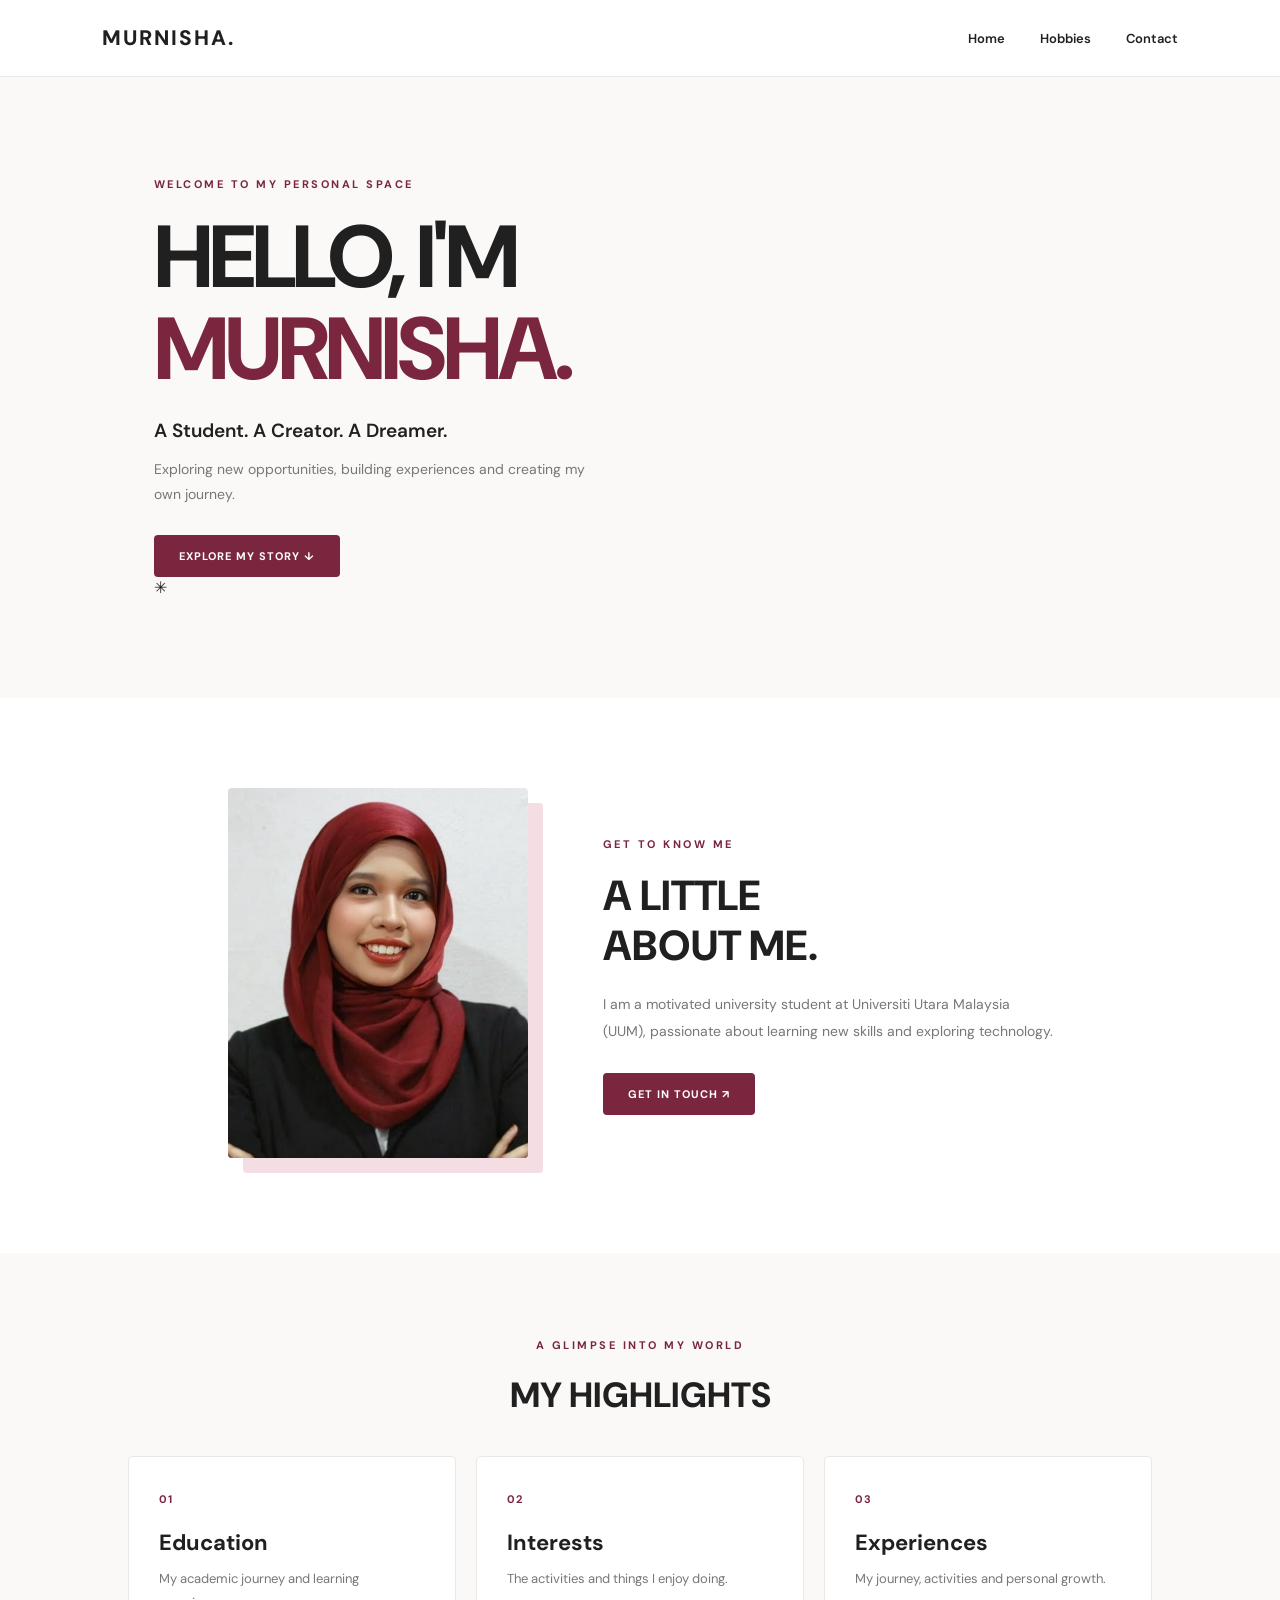
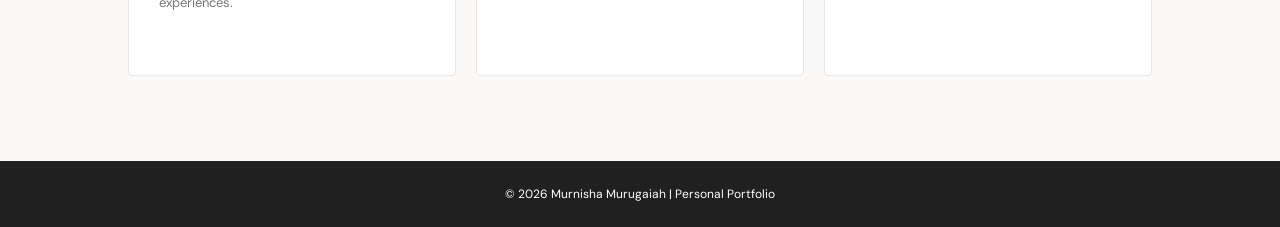
<file: index.html>
<!DOCTYPE html>
<html lang="en">
<head>
    <meta charset="UTF-8">
    <meta name="viewport" content="width=device-width, initial-scale=1.0">
    <title>Murnisha | Personal Portfolio</title>
    <link rel="stylesheet" href="style.css">
</head>
<body>

    <nav class="navbar">
        <h2>MURNISHA.</h2>
        <div class="nav-links">
            <a href="index.html">Home</a>
            <a href="hobbies.html">Hobbies</a>
            <a href="contact.html">Contact</a>
        </div>
    </nav>

    <section class="hero">
        <p class="small-title">WELCOME TO MY PERSONAL SPACE</p>
        <h1>HELLO, I'M<br><span>MURNISHA.</span></h1>
        <h3>A Student. A Creator. A Dreamer.</h3>
        <p class="hero-text">
            Exploring new opportunities, building experiences
            and creating my own journey.
        </p>
        <a href="#about" class="hero-button">EXPLORE MY STORY ↓</a>
        <div class="hero-decoration">✳</div>
    </section>

    <section class="about" id="about">
        <div class="about-image">
            <img src="profile.jpg" alt="Murnisha's Profile Picture">
        </div>

        <div class="about-content">
            <p class="small-title">GET TO KNOW ME</p>
            <h2>A LITTLE<br>ABOUT ME.</h2>

            <p>
                I am a motivated university student at Universiti
                Utara Malaysia (UUM), passionate about learning
                new skills and exploring technology.
            </p>

            <a href="contact.html" class="dark-button">GET IN TOUCH ↗</a>
        </div>
    </section>

    <section class="highlights">
        <p class="small-title">A GLIMPSE INTO MY WORLD</p>
        <h2>MY HIGHLIGHTS</h2>

        <div class="highlight-container">
            <div class="highlight-card">
                <span>01</span>
                <h3>Education</h3>
                <p>My academic journey and learning experiences.</p>
            </div>

            <div class="highlight-card">
                <span>02</span>
                <h3>Interests</h3>
                <p>The activities and things I enjoy doing.</p>
            </div>

            <div class="highlight-card">
                <span>03</span>
                <h3>Experiences</h3>
                <p>My journey, activities and personal growth.</p>
            </div>
        </div>
    </section>

    <footer>
        <p>© 2026 Murnisha Murugaiah | Personal Portfolio</p>
    </footer>

</body>
</html>
</file>
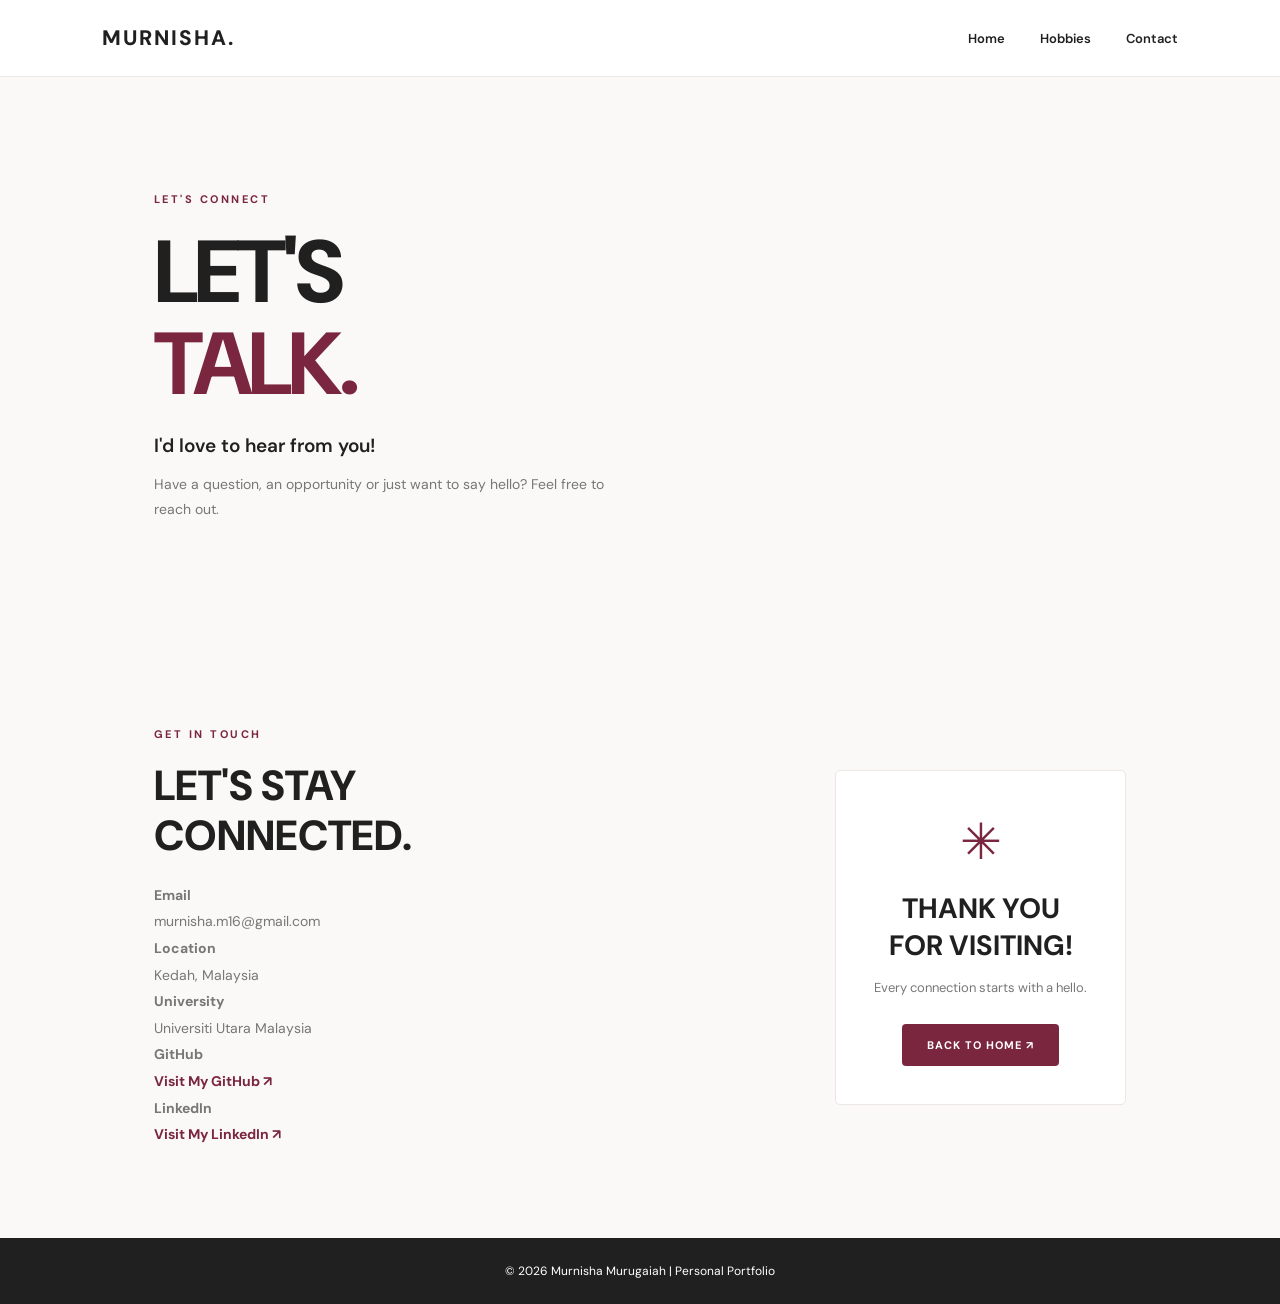
<file: contact.html>
<!DOCTYPE html>
<html lang="en">
<head>
    <meta charset="UTF-8">
    <meta name="viewport" content="width=device-width, initial-scale=1.0">
    <title>Contact | Murnisha</title>
    <link rel="stylesheet" href="style.css">
</head>
<body>

    <nav class="navbar">
        <h2>MURNISHA.</h2>
        <div class="nav-links">
            <a href="index.html">Home</a>
            <a href="hobbies.html">Hobbies</a>
            <a href="contact.html">Contact</a>
        </div>
    </nav>

    <section class="hero">
        <p class="small-title">LET'S CONNECT</p>
        <h1>LET'S<br><span>TALK.</span></h1>
        <h3>I'd love to hear from you!</h3>
        <p class="hero-text">
            Have a question, an opportunity or just want to say hello?
            Feel free to reach out.
        </p>
    </section>

    <section class="about contact-section">
        <div class="about-content">
            <p class="small-title">GET IN TOUCH</p>
            <h2>LET'S STAY<br>CONNECTED.</h2>

            <p>
                <strong>Email</strong><br>
                murnisha.m16@gmail.com
            </p>

            <p>
                <strong>Location</strong><br>
                Kedah, Malaysia
            </p>

            <p>
                <strong>University</strong><br>
                Universiti Utara Malaysia
            </p>
            <p>
    <strong>GitHub</strong><br>
    <a href="https://github.com/murnisha" target="_blank">
        Visit My GitHub ↗
    </a>
</p>

<p>
    <strong>LinkedIn</strong><br>
    <a href="https://www.linkedin.com/in/murnisha-murugaiah-b3b9b61b1/" target="_blank">
        Visit My LinkedIn ↗
    </a>
</p>
        </div>

        <div class="contact-message">
            <div class="contact-symbol">✳</div>
            <h2>THANK YOU<br>FOR VISITING!</h2>
            <p>Every connection starts with a hello.</p>
            <a href="index.html" class="dark-button">BACK TO HOME ↗</a>
        </div>
    </section>

    <footer>
        <p>© 2026 Murnisha Murugaiah | Personal Portfolio</p>
    </footer>

</body>
</html>
</file>
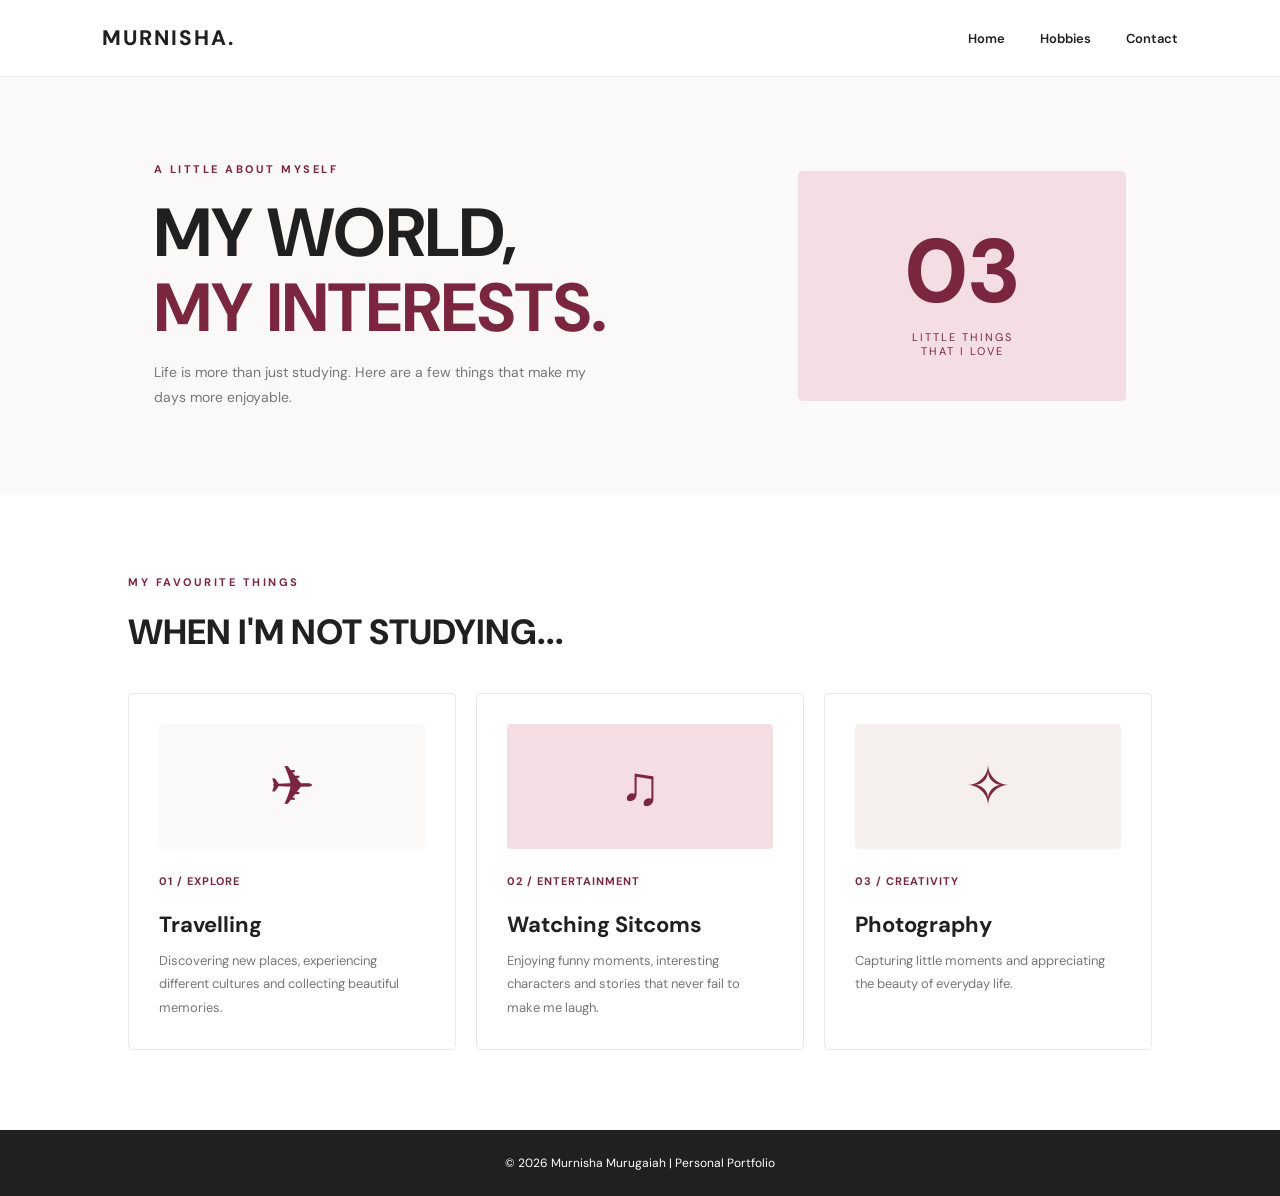
<file: hobbies.html>
<!DOCTYPE html>
<html lang="en">
<head>
    <meta charset="UTF-8">
    <meta name="viewport" content="width=device-width, initial-scale=1.0">
    <title>My Hobbies | Murnisha</title>
    <link rel="stylesheet" href="style.css">
</head>
<body>

    <nav class="navbar">
        <h2>MURNISHA.</h2>
        <div class="nav-links">
            <a href="index.html">Home</a>
            <a href="hobbies.html">Hobbies</a>
            <a href="contact.html">Contact</a>
        </div>
    </nav>

    <section class="hobby-hero">
        <div>
            <p class="small-title">A LITTLE ABOUT MYSELF</p>
            <h1>MY WORLD,<br><span>MY INTERESTS.</span></h1>
            <p class="hero-text">
                Life is more than just studying.
                Here are a few things that make my days more enjoyable.
            </p>
        </div>

        <div class="hobby-art">
            <span class="art-number">03</span>
            <span class="art-caption">LITTLE THINGS<br>THAT I LOVE</span>
            <span class="art-star">✳</span>
        </div>
    </section>

    <section class="hobby-content">
        <p class="small-title">MY FAVOURITE THINGS</p>
        <h2>WHEN I'M NOT STUDYING...</h2>

        <div class="hobby-grid">

            <div class="hobby-card travel">
                <div class="hobby-visual">✈</div>
                <span>01 / EXPLORE</span>
                <h3>Travelling</h3>
                <p>Discovering new places, experiencing different cultures and collecting beautiful memories.</p>
            </div>

            <div class="hobby-card sitcom">
                <div class="hobby-visual">♫</div>
                <span>02 / ENTERTAINMENT</span>
                <h3>Watching Sitcoms</h3>
                <p>Enjoying funny moments, interesting characters and stories that never fail to make me laugh.</p>
            </div>

            <div class="hobby-card photo">
                <div class="hobby-visual">✧</div>
                <span>03 / CREATIVITY</span>
                <h3>Photography</h3>
                <p>Capturing little moments and appreciating the beauty of everyday life.</p>
            </div>

        </div>
    </section>

    <footer>
        <p>© 2026 Murnisha Murugaiah | Personal Portfolio</p>
    </footer>

</body>
</html>
</file>
<file: style.css>
@import url('https://fonts.googleapis.com/css2?family=DM+Sans:wght@400;500;600;700;800&display=swap');

:root {
    --white: #FFFFFF;
    --cream: #FAF9F7;
    --black: #202020;
    --grey: #777777;
    --pink: #F4DDE3;
    --maroon: #7B263F;
    --border: #EAE7E5;
}

* {
    margin: 0;
    padding: 0;
    box-sizing: border-box;
    scroll-behavior: smooth;
}

body {
    font-family: 'DM Sans', sans-serif;
    background: var(--white);
    color: var(--black);
}

/* NAVIGATION */
.navbar {
    width: 100%;
    padding: 24px 8%;
    background: white;
    display: flex;
    justify-content: space-between;
    align-items: center;
    border-bottom: 1px solid var(--border);
}

.navbar h2 {
    font-size: 21px;
    font-weight: 800;
    letter-spacing: 2px;
    color: var(--black);
}

.nav-links {
    display: flex;
    gap: 35px;
}

.nav-links a {
    color: var(--black);
    text-decoration: none;
    font-size: 13px;
    font-weight: 600;
    transition: 0.2s;
}

.nav-links a:hover {
    color: var(--maroon);
}

/* HOMEPAGE HERO */
.hero {
    min-height: 560px;
    margin: 0;
    padding: 100px 12%;
    background: var(--cream);
    color: var(--black);
    display: flex;
    flex-direction: column;
    justify-content: center;
    position: relative;
    overflow: hidden;
}

.hero::before,
.hero::after {
    display: none;
}

.small-title {
    color: var(--maroon);
    font-size: 11px;
    font-weight: 700;
    letter-spacing: 2.5px;
    margin-bottom: 20px;
}

.hero h1 {
    font-size: clamp(48px, 8vw, 88px);
    line-height: 1.05;
    letter-spacing: -4px;
    font-weight: 800;
    color: var(--black);
}

.hero h1 span {
    color: var(--maroon);
}

.hero h3 {
    margin-top: 22px;
    font-size: 19px;
    font-weight: 600;
}

.hero-text {
    margin-top: 14px;
    max-width: 450px;
    color: var(--grey);
    line-height: 1.8;
    font-size: 14px;
}

.hero-button,
.dark-button {
    display: inline-block;
    width: fit-content;
    margin-top: 28px;
    padding: 14px 25px;
    background: var(--maroon);
    color: white;
    text-decoration: none;
    font-size: 11px;
    font-weight: 700;
    letter-spacing: 1px;
    border-radius: 4px;
    transition: 0.3s;
}

.hero-button:hover,
.dark-button:hover {
    background: var(--black);
    transform: translateY(-3px);
}

/* ABOUT SECTION */
.about {
    margin: 0;
    padding: 90px 12%;
    background: white;
    display: flex;
    justify-content: center;
    align-items: center;
    gap: 75px;
}

.about-image img {
    width: 300px;
    height: 370px;
    object-fit: cover;
    border-radius: 4px;
    border: none;
    box-shadow: 15px 15px 0 var(--pink);
}

.about-content {
    max-width: 450px;
}

.about-content h2 {
    font-size: 42px;
    line-height: 1.2;
    margin-bottom: 20px;
    font-weight: 800;
    color: var(--black);
}

.about-content p:not(.small-title) {
    font-size: 14px;
    line-height: 1.9;
    color: var(--grey);
}

/* HIGHLIGHTS */
.highlights {
    padding: 85px 10%;
    text-align: center;
    background: var(--cream);
}

.highlights h2,
.hobby-content h2 {
    font-size: 35px;
    margin-bottom: 38px;
    font-weight: 800;
}

.highlight-container,
.hobby-grid {
    display: grid;
    grid-template-columns: repeat(3, 1fr);
    gap: 20px;
    text-align: left;
}

.highlight-card,
.hobby-card {
    min-height: 220px;
    padding: 30px;
    border-radius: 5px;
    background: white;
    border: 1px solid var(--border);
    transition: 0.3s;
}

.highlight-card:hover,
.hobby-card:hover {
    transform: translateY(-5px);
    border-color: var(--pink);
}

.highlight-card span,
.hobby-card span {
    color: var(--maroon);
    font-size: 11px;
    font-weight: 700;
    letter-spacing: 1px;
}

.highlight-card h3,
.hobby-card h3 {
    font-size: 22px;
    margin: 20px 0 10px;
    font-weight: 700;
}

.highlight-card p,
.hobby-card p {
    color: var(--grey);
    font-size: 13px;
    line-height: 1.8;
}

/* HOBBIES PAGE */
.hobby-hero {
    margin: 0;
    padding: 85px 12%;
    min-height: 360px;
    background: var(--cream);
    display: grid;
    grid-template-columns: 1.5fr 0.8fr;
    align-items: center;
    gap: 30px;
}

.hobby-hero h1 {
    font-size: clamp(42px, 6vw, 68px);
    line-height: 1.1;
    color: var(--black);
}

.hobby-hero h1 span {
    color: var(--maroon);
}

.hobby-art {
    min-height: 230px;
    background: var(--pink);
    color: var(--maroon);
    border-radius: 5px;
    display: flex;
    flex-direction: column;
    align-items: center;
    justify-content: center;
}

.art-number {
    font-size: 90px;
    font-weight: 800;
}

.art-caption {
    font-size: 11px;
    letter-spacing: 2px;
    text-align: center;
}

.art-star {
    display: none;
}

.hobby-content {
    padding: 80px 10%;
    background: white;
}

.hobby-visual {
    height: 125px;
    margin-bottom: 20px;
    background: var(--cream);
    color: var(--maroon);
    display: flex;
    align-items: center;
    justify-content: center;
    font-size: 55px;
    border-radius: 4px;
}

.sitcom .hobby-visual {
    background: var(--pink);
}

.photo .hobby-visual {
    background: #F5F0ED;
}

/* CONTACT */
.contact-section {
    justify-content: space-between;
    min-height: 430px;
    background: var(--cream);
}

.contact-message {
    max-width: 380px;
    padding: 38px;
    background: white;
    border: 1px solid var(--border);
    border-radius: 5px;
    text-align: center;
}

.contact-message h2 {
    font-size: 28px;
    margin: 15px 0;
}

.contact-message p {
    color: var(--grey);
    font-size: 13px;
}

.contact-symbol {
    font-size: 50px;
    color: var(--maroon);
}

.contact-section a:not(.dark-button) {
    color: var(--maroon);
    font-weight: 700;
    text-decoration: none;
}

/* FOOTER */
footer {
    padding: 25px;
    background: var(--black);
    color: white;
    text-align: center;
    font-size: 12px;
}

/* MOBILE */
@media (max-width: 700px) {
    .navbar {
        flex-direction: column;
        gap: 18px;
    }

    .nav-links {
        gap: 20px;
    }

    .hero {
        padding: 75px 8%;
        min-height: 450px;
    }

    .about {
        flex-direction: column;
        text-align: center;
        padding: 60px 8%;
        gap: 35px;
    }

    .about-image img {
        width: 230px;
        height: 280px;
    }

    .highlight-container,
    .hobby-grid {
        grid-template-columns: 1fr;
    }

    .hobby-hero {
        grid-template-columns: 1fr;
        padding: 60px 8%;
    }

    .contact-section {
        flex-direction: column;
        gap: 30px;
    }
}
</file>
